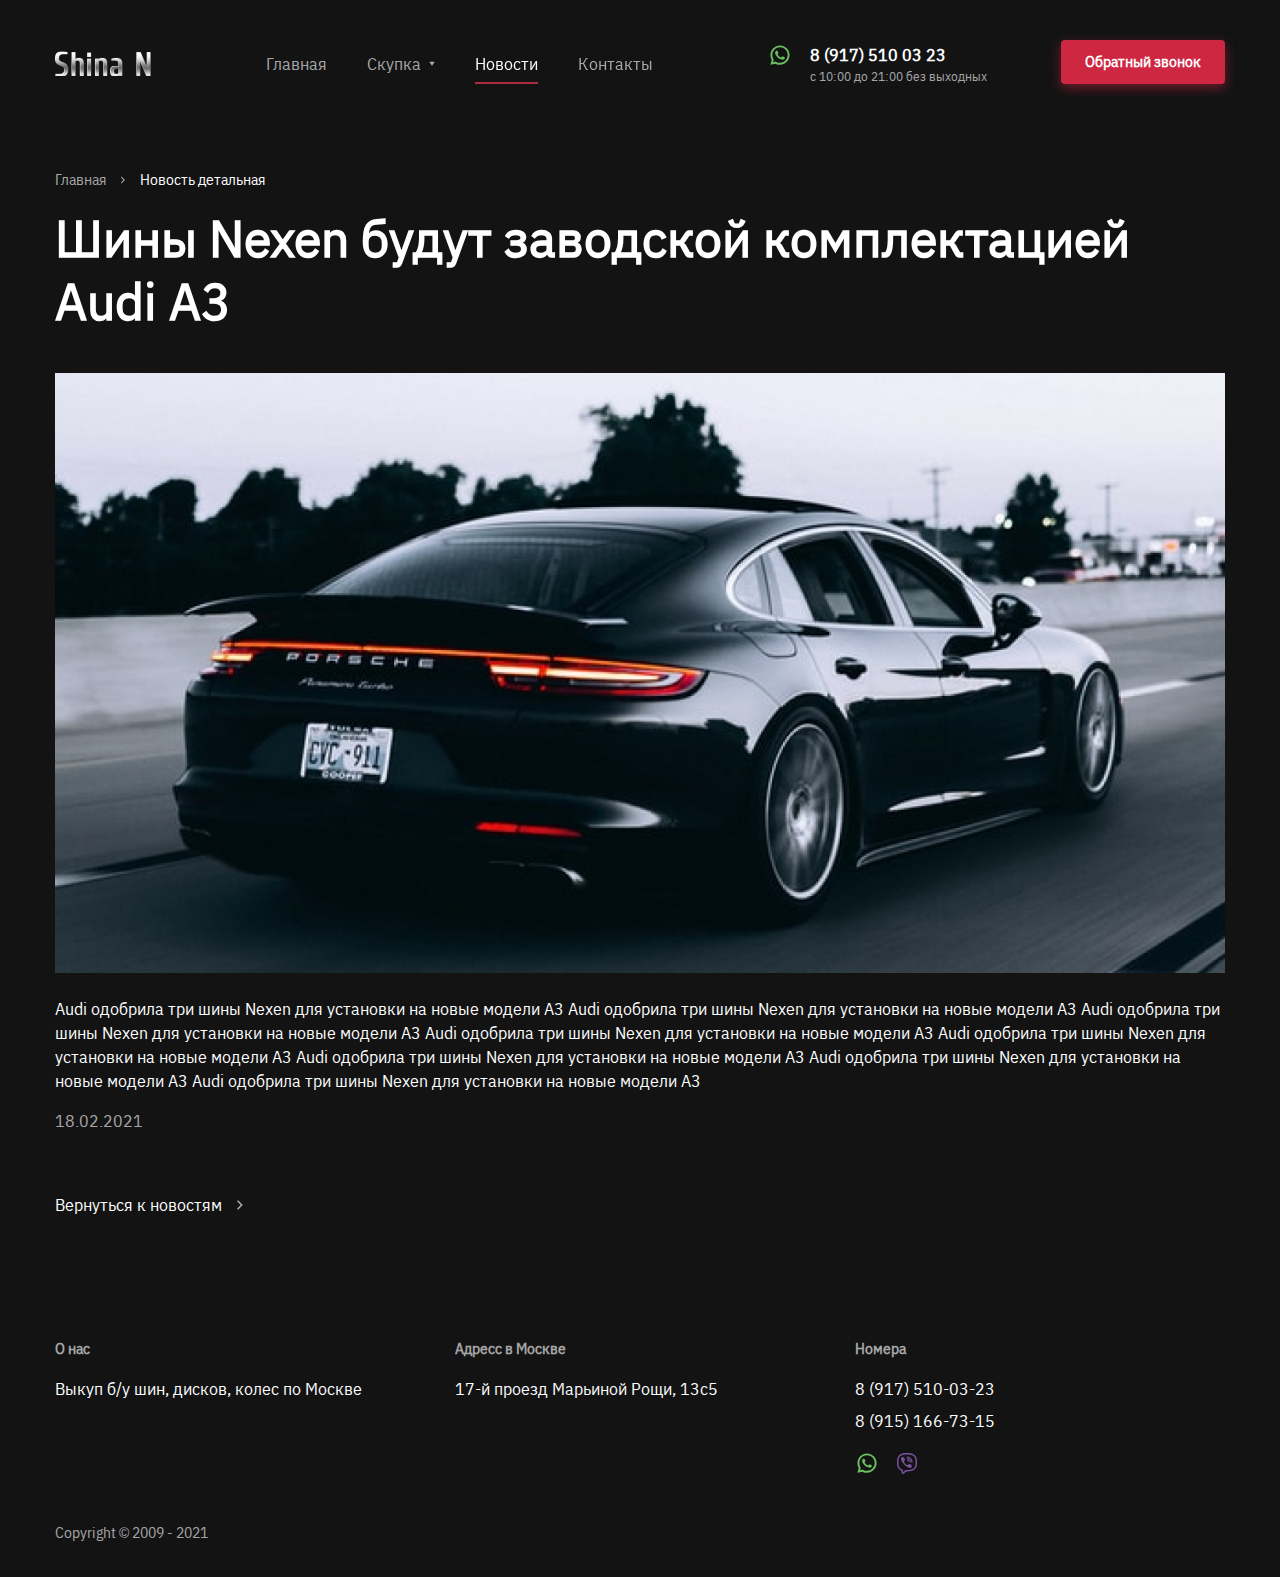
<file: news-detail.html>
<!DOCTYPE html>
<html lang="ru">
<head>
    <meta charset="UTF-8">
    <meta name="viewport" content="width=device-width, initial-scale=1.0">
    <title>DOC</title>
    <link rel="stylesheet" href="css/style.min.css">
<body>
<div id="wrapper" class="wrapper">
  <svg display="none">
    <symbol id="icon-whatsapp" viewBox="0 0 24 25">
        <g>
            <path d="M12.0117 2.50604C6.50572 2.50604 2.02348 7.03837 2.02148 12.6107C2.02048 14.3919 2.48147 16.1308 3.35547 17.663L2 22.747L7.23242 21.4958C8.69142 22.3014 10.3339 22.7243 12.0059 22.7253H12.0098C17.5148 22.7253 21.995 18.1919 21.998 12.6206C22 9.91944 20.9622 7.3798 19.0762 5.46905C17.1902 3.55932 14.6837 2.50705 12.0117 2.50604ZM12.0098 4.53014C14.1458 4.53115 16.1531 5.37398 17.6621 6.90015C19.1711 8.42834 20 10.4589 19.998 12.6186C19.996 17.0757 16.4138 20.7012 12.0078 20.7012C10.6748 20.7002 9.35441 20.3614 8.19141 19.7188L7.51758 19.3472L6.77344 19.5251L4.80469 19.9955L5.28516 18.1888L5.50195 17.3784L5.08789 16.651C4.38989 15.4284 4.02048 14.0306 4.02148 12.6107C4.02348 8.15568 7.60677 4.53014 12.0098 4.53014ZM8.47656 7.9458C8.30956 7.9458 8.03955 8.00906 7.81055 8.26207C7.58155 8.51407 6.93555 9.12441 6.93555 10.3672C6.93555 11.61 7.83008 12.8113 7.95508 12.9803C8.07908 13.1483 9.68175 15.7793 12.2188 16.7913C14.3267 17.6324 14.7549 17.4664 15.2129 17.4239C15.6709 17.3824 16.6904 16.8141 16.8984 16.224C17.1064 15.634 17.1069 15.1265 17.0449 15.0222C16.9829 14.917 16.8164 14.8542 16.5664 14.7277C16.3174 14.6012 15.0903 13.9914 14.8613 13.9074C14.6323 13.8234 14.4648 13.7809 14.2988 14.0339C14.1328 14.2869 13.6558 14.8542 13.5098 15.0222C13.3638 15.1912 13.2188 15.214 12.9688 15.0875C12.7188 14.9599 11.9149 14.6925 10.9609 13.8323C10.2189 13.1633 9.71827 12.3379 9.57227 12.0849C9.42727 11.8329 9.55859 11.6945 9.68359 11.569C9.79559 11.4557 9.93164 11.274 10.0566 11.1262C10.1806 10.9785 10.2236 10.8732 10.3066 10.7052C10.3896 10.5372 10.3472 10.389 10.2852 10.2624C10.2232 10.1359 9.73763 8.88853 9.51562 8.38857C9.32863 7.96857 9.13112 7.95882 8.95312 7.95173C8.80813 7.94566 8.64256 7.9458 8.47656 7.9458Z" />
        </g>
    </symbol>
    <symbol id="icon-viber" viewBox="0 0 24 24">
        <g>
           <path d="M11.3945 1.99891C9.71556 2.00981 6.31091 2.17721 4.1084 4.15907C4.0977 4.16853 4.08728 4.1783 4.07715 4.18836C2.63765 5.64147 2 7.72448 2 10.4999V11.9989C2 14.7743 2.64174 16.8616 4.10938 18.3417C4.1195 18.3521 4.12992 18.3622 4.14062 18.372C4.77111 18.9384 5.58685 19.3553 6.5 19.6884V21.4813C6.5 22.1007 6.88598 22.6606 7.46387 22.8817C7.63816 22.9485 7.82111 22.9813 8 22.9813C8.41862 22.9813 8.82705 22.8051 9.11621 22.4833C9.12544 22.4733 10.2664 21.2393 10.957 20.4774C11.3588 20.4899 11.7707 20.4999 11.999 20.4999C13.286 20.4999 17.374 20.6056 19.8916 18.3407C19.9023 18.3309 19.9127 18.3208 19.9229 18.3104C21.3624 16.8573 22 14.7743 22 11.9989L21.999 10.4999C21.999 7.724 21.3581 5.63682 19.8906 4.15809C19.8805 4.14803 19.8701 4.13826 19.8594 4.12879C17.3688 1.88967 13.287 1.99891 12 1.99891C11.8391 1.99891 11.6344 1.99735 11.3945 1.99891ZM12 3.49891C13.284 3.49891 17.0176 3.6113 18.8408 5.23524C19.962 6.37616 20.499 7.95945 20.499 10.4999L20.5 11.9999C20.4998 14.5388 19.9593 16.1263 18.873 17.2343C17.0133 18.8924 13.2831 18.9999 11.999 18.9999C11.6915 18.9999 11.2299 19 10.6719 18.9716C10.56 18.9658 10.4482 18.9852 10.3448 19.0283C10.2414 19.0714 10.1489 19.1371 10.0742 19.2206C9.48299 19.8821 8.00879 21.4706 8.00879 21.4706C8.00583 21.4738 8.0029 21.4771 8 21.4804V19.1845C8.00003 19.023 7.94797 18.8659 7.85155 18.7364C7.75514 18.6069 7.61952 18.512 7.46484 18.4657C6.47543 18.1693 5.71088 17.7567 5.16016 17.2665C4.03753 16.1238 3.5 14.5396 3.5 11.9989V10.4999C3.5 7.96103 4.04018 6.37358 5.12598 5.26551C6.98502 3.607 10.7158 3.49891 12 3.49891ZM12 5.49989C11.724 5.49989 11.5 5.72389 11.5 5.99989C11.5 6.27589 11.724 6.49989 12 6.49989C14.481 6.49989 16.5 8.51889 16.5 10.9999V11.4999C16.5 11.7759 16.724 11.9999 17 11.9999C17.276 11.9999 17.5 11.7759 17.5 11.4999V10.9999C17.5 7.96739 15.0325 5.49989 12 5.49989ZM8.04492 5.99989C7.72542 5.99939 7.30646 6.15753 7.02246 6.36903C6.59546 6.68753 6.1488 7.12102 6.0293 7.66102C6.0133 7.73452 6.00398 7.8087 6.00098 7.8827C5.97798 8.4452 6.19802 9.01639 6.43652 9.49989C6.99802 10.6394 7.7413 11.7424 8.5498 12.7274C8.8083 13.0424 9.09034 13.3351 9.38184 13.6181C9.66484 13.9091 9.95746 14.1911 10.2725 14.4501C11.2575 15.2586 12.3605 16.0019 13.5 16.5634C13.979 16.7994 14.5426 17.0159 15.0996 16.9999C15.1791 16.9974 15.2594 16.9881 15.3389 16.9706C15.8789 16.8516 16.3124 16.4044 16.6309 15.9774C16.8424 15.6934 17.0005 15.275 17 14.955C16.9995 14.766 16.9136 14.5851 16.7256 14.4266C16.1701 13.9586 15.9135 13.8178 15.1465 13.3573C14.827 13.1658 14.3405 12.9999 14.085 12.9999C13.9105 12.9999 13.7012 13.1336 13.5732 13.2616C13.2452 13.5896 13.1375 13.9999 12.5625 13.9999C12 13.9999 11.0175 13.4274 10.3125 12.6874C9.5725 11.9824 9 10.9999 9 10.4374C9 9.86239 9.40345 9.74733 9.73145 9.41883C9.85945 9.29133 10 9.08259 10 8.90809C10 8.65259 9.83408 8.1729 9.64258 7.8534C9.18208 7.0859 9.04174 6.8293 8.57324 6.2743C8.41474 6.0863 8.23392 6.00039 8.04492 5.99989ZM12.2139 7.00868C11.9424 6.99368 11.703 7.20533 11.6885 7.48133C11.674 7.75683 11.8851 7.99222 12.1611 8.00672C13.7531 8.09072 15 9.40589 15 10.9999C15 11.2759 15.224 11.4999 15.5 11.4999C15.776 11.4999 16 11.2759 16 10.9999C16 8.87389 14.3374 7.12068 12.2139 7.00868ZM12.4268 8.57606C12.2337 8.60482 12.0674 8.74495 12.0156 8.9452C11.9466 9.2127 12.1075 9.48507 12.375 9.55457C12.8985 9.68957 13.3083 10.1004 13.4453 10.6259C13.5038 10.8509 13.7067 10.9999 13.9287 10.9999C13.9702 10.9999 14.0132 10.9943 14.0557 10.9833C14.3227 10.9133 14.4826 10.6404 14.4131 10.3729C14.1846 9.49693 13.5 8.8133 12.626 8.5868C12.5589 8.56968 12.4911 8.56647 12.4268 8.57606Z" />
        </g>
    </symbol>

    <symbol id="icon-phone" viewBox="0 0 24 24">
        <g>
            <path d="M15.2475 16.11L16.9275 14.43C17.1538 14.2066 17.44 14.0536 17.7516 13.9897C18.0631 13.9258 18.3865 13.9537 18.6825 14.07L20.73 14.8875C21.0291 15.0089 21.2856 15.2162 21.4671 15.4831C21.6486 15.75 21.747 16.0647 21.75 16.3875V20.1375C21.7482 20.3571 21.7021 20.5741 21.6143 20.7753C21.5265 20.9766 21.3989 21.158 21.2391 21.3087C21.0793 21.4594 20.8907 21.5761 20.6847 21.652C20.4786 21.7278 20.2593 21.7612 20.04 21.75C5.69248 20.8575 2.79748 8.70753 2.24998 4.05753C2.22456 3.82918 2.24778 3.59804 2.31811 3.37931C2.38844 3.16058 2.50429 2.95922 2.65803 2.78848C2.81177 2.61774 2.99992 2.48148 3.2101 2.38868C3.42028 2.29587 3.64772 2.24862 3.87748 2.25003H7.49998C7.82324 2.25099 8.13881 2.34863 8.40612 2.5304C8.67344 2.71217 8.88025 2.96976 8.99998 3.27003L9.81748 5.31753C9.93767 5.61233 9.96833 5.93601 9.90564 6.24814C9.84295 6.56027 9.68968 6.847 9.46498 7.07253L7.78498 8.75253C7.78498 8.75253 8.75248 15.3 15.2475 16.11Z" />
        </g>
    </symbol>
    <symbol id="icon-email" viewBox="0 0 24 24">
        <g>
            <path d="M20 4H4C2.9 4 2.01 4.9 2.01 6L2 18C2 19.1 2.9 20 4 20H20C21.1 20 22 19.1 22 18V6C22 4.9 21.1 4 20 4ZM20 8L12 13L4 8V6L12 11L20 6V8Z" />
        </g>
    </symbol>
    <symbol id="icon-map" viewBox="0 0 24 24">
        <g>
            <path d="M12.0001 2C7.58908 2 4.00008 5.589 4.00008 9.995C3.97108 16.44 11.6961 21.784 12.0001 22C12.0001 22 20.0291 16.44 20.0001 10C20.0001 5.589 16.4111 2 12.0001 2ZM12.0001 14C9.79008 14 8.00008 12.21 8.00008 10C8.00008 7.79 9.79008 6 12.0001 6C14.2101 6 16.0001 7.79 16.0001 10C16.0001 12.21 14.2101 14 12.0001 14Z"/>
        </g>
    </symbol>
   
</svg>

  
<header class="header" data-js="header">
  <div class="container">
    <div class="header-main">
      <a href="/ShinanN/" class="header-main__logo logo">
        <picture><source srcset="./img/logo/logo.webp" type="image/webp"><img src="./img/logo/logo.png" alt="ShinaN" class="logo__img"></picture>
      </a>
      <nav class="header-main__nav nav">
        <ul class="nav__list">
          <li class="nav__list-item">
            <a href="/ShinanN/" class="nav__list-link">
              Главная
            </a>
          </li>
          <li class="nav__list-item">
            <a href="#" class="nav__list-link arr-down">
              Скупка
            </a>
            <ul class="nav__list-dropdown list-dropdown">
              <li class="list-dropdown__item">
                <a href="/ShinanN/buying.html">
                  Скупка БУ шин
                </a>
              </li>
              <li class="list-dropdown__item">
                <a href="/ShinanN/buying.html">
                  Скупка БУ дисков
                </a>
              </li>
              <li class="list-dropdown__item">
                <a href="/ShinanN/buying.html">
                  Скупка БУ колес
                </a>
              </li>
              <li class="list-dropdown__item">
                <a href="/ShinanN/buying.html">
                  Скупка БУ резины
                </a>
              </li>
            </ul>
          </li>
          <li class="nav__list-item nav__list-item--active">
            <a href="/ShinanN/news.html" class="nav__list-link">
              Новости
            </a>
          </li>
          <li class="nav__list-item">
            <a href="/ShinanN/contacts.html" class="nav__list-link">
              Контакты
            </a>
          </li>
        </ul>
      </nav>
      <div class="header-main__actions">
        <a href="#" class="header-main__actions-tel link-tel color-main">
          <svg class="icon-whatsapp link-tel__icon">
            <use xlink:href="#icon-whatsapp"></use>
          </svg>
          <p class="link-tel__txt">
            <span class="link-tel__txt-item text-bold ">
              8 (917) 510 03 23
            </span>
            <span class="link-tel__txt-item color-secondary text-sm">
              c 10:00 до 21:00 без выходных
            </span>
          </p>
        </a>
        <button type="button" class="header-main__actions-callback btn btn-nr btn-danger text-nr text-bold">
          Обратный звонок
        </button>
      </div>
      <div class="header__burger" data-js="toggle-header-menu">
        <span class="header__burger-item"></span>
      </div>
    </div>
  </div>
</header>
<div class="wrapper-body wrapper-body--detail">
  <section class="wrapper-content wrapper-content--mb-10">
    <div class="container">
      <div class="breadcrumbs">
        <ul class="breadcrumbs__list text-nr color-secondary">
          <li class="breadcrumbs__list-item">
            <a href="/">
              Главная
            </a>
          </li>
          <li class="breadcrumbs__list-item">
            <a href="#">
              Новость детальная
            </a>
          </li>
        </ul>
      </div>
    </div>
  </section>
  <section class="wrapper-content wrapper-content--mb-72">
    <div class="container">
      <div class="news">
        <h1 class="news__title title-page">
          Шины Nexen будут заводской комплектацией Audi A3
        </h1>
        <div class="news-detail">
          <div class="news-detail__img"
                style="background-image: url('./img/news/9.png');"
          ></div>
        </div>
        <div class="news-detail__info">
          <p class="news-detail__info-txt">
            Audi одобрила три шины Nexen для установки на новые модели A3 Audi одобрила три шины Nexen для установки на новые модели A3 Audi одобрила три шины Nexen для установки на новые модели A3 Audi одобрила три шины Nexen для установки на новые модели A3 Audi одобрила три шины Nexen для установки на новые модели A3 Audi одобрила три шины Nexen для установки на новые модели A3 Audi одобрила три шины Nexen для установки на новые модели A3 Audi одобрила три шины Nexen для установки на новые модели A3
          </p>
          <time class="news-detail__info-date color-secondary">
            18.02.2021
          </time>
        </div>
      </div>
      <p>
        <a href="/ShinanN/news.html" class="link link-back arr-right">
          Вернуться к новостям
        </a>
      </p>
    </div>
  </section>
   
</div>
<footer class="footer">
  <div class="container">
    <div class="footer-main">
      <div class="footer-main__item">
        <h3 class="footer-main__item-title text-bold text-nr color-secondary">
          О нас
        </h3>
        <p class="footer-main__item-txt">
          Выкуп б/у шин, дисков, колес по Москве
        </p>
      </div>
      <div class="footer-main__item">
        <h3 class="footer-main__item-title text-bold text-nr color-secondary">
          Адресс в Москве
        </h3>
        <p class="footer-main__item-txt">
          <a href="#" class="link">
            17-й проезд Марьиной Рощи, 13с5
          </a>
        </p>
      </div>
      <div class="footer-main__item">
        <h3 class="footer-main__item-title text-bold text-nr color-secondary">
          Номера
        </h3>
        <p class="footer-main__item-txt">
          <a href="tel:89175100323" class="link">
            8 (917) 510-03-23
          </a>
        </p>
        <p class="footer-main__item-txt">
          <a href="tel:89151667315" class="link">
            8 (915) 166-73-15
          </a>
        </p>
        <div class="footer-main__social social">
          <a href="#" class="social__item">
            <svg class="icon-whatsapp social__item-svg">
              <use xlink:href="#icon-whatsapp"></use>
            </svg>
          </a>
          <a href="#" class="social__item">
            <svg class="icon-viber social__item-svg">
              <use xlink:href="#icon-viber"></use>
            </svg>
          </a>
        </div>
      </div>
    </div>
    <div class="footer__copyright">
      <p class="footer__copyright-txt color-secondary text-nr">
        Copyright © 2009 - 2021
      </p>
    </div>
  </div>
</footer>
</div>

<script src="js/script.js"></script>

</html>
</file>
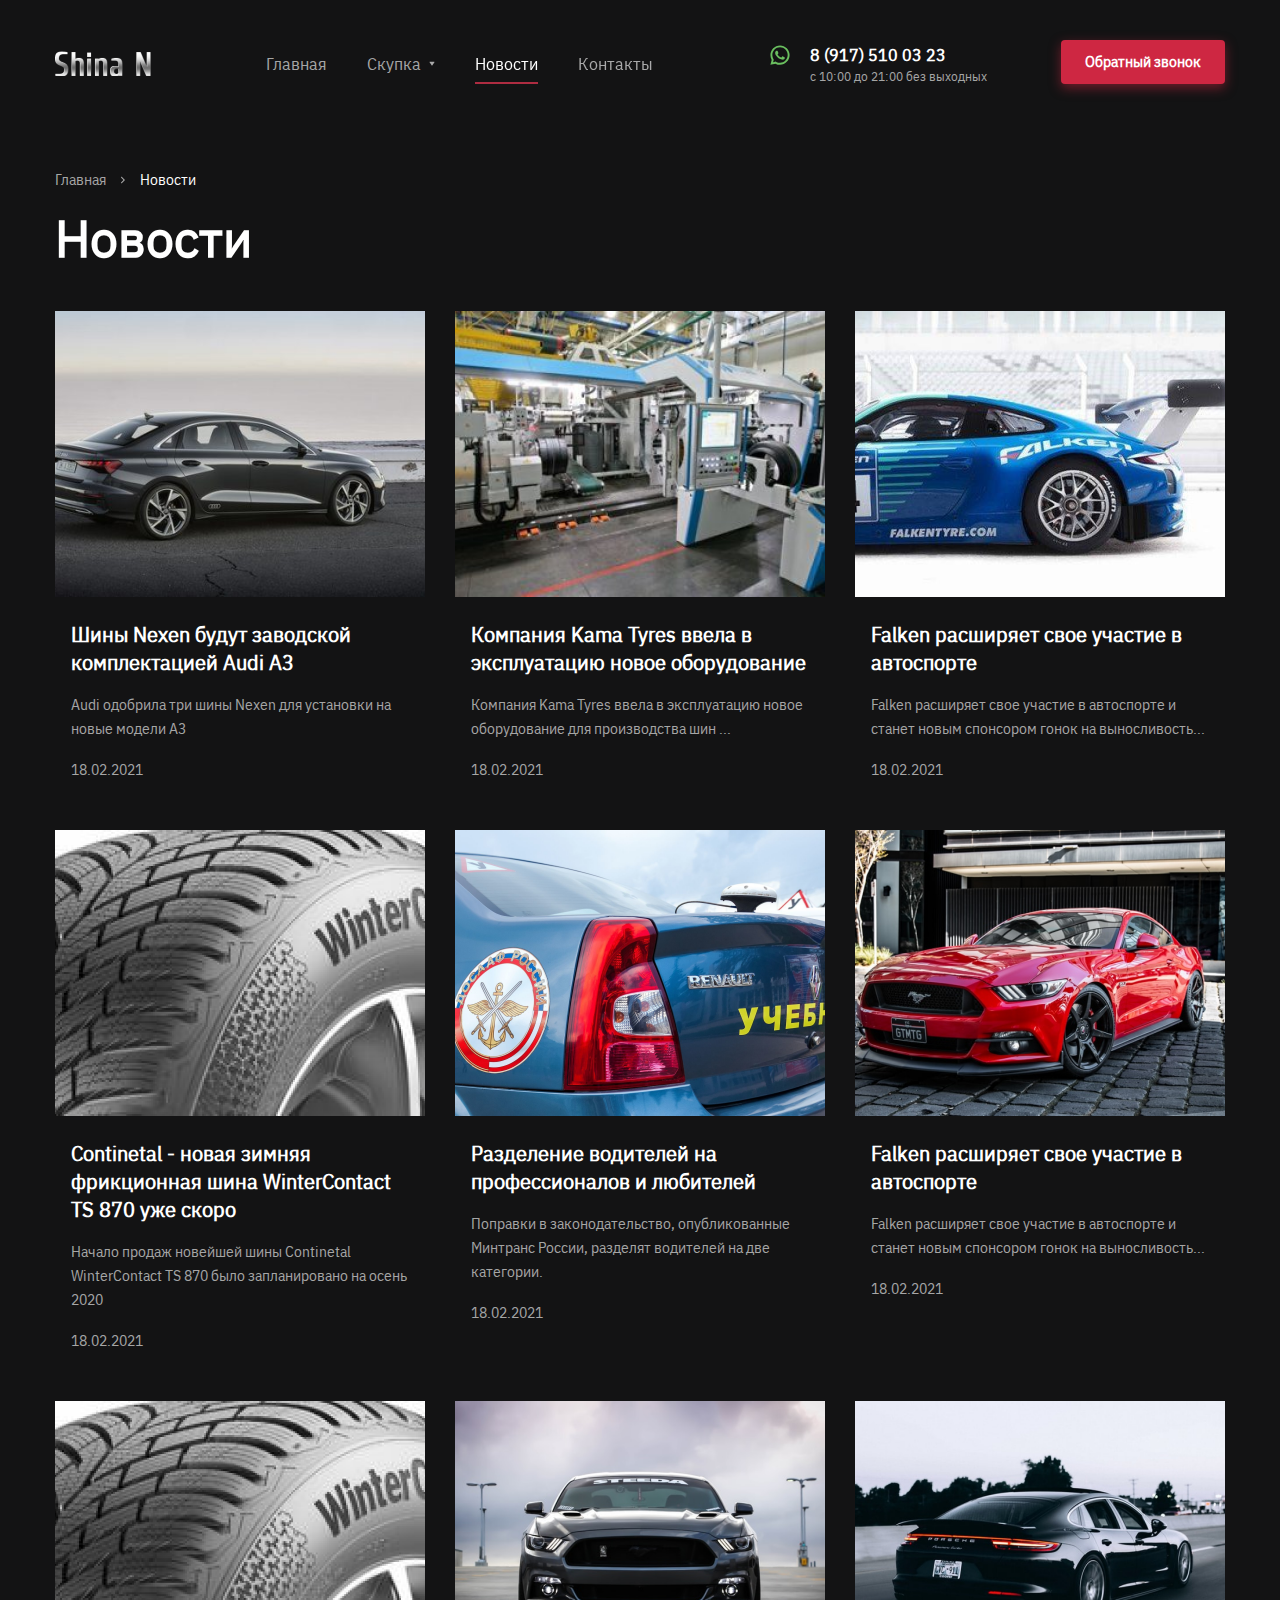
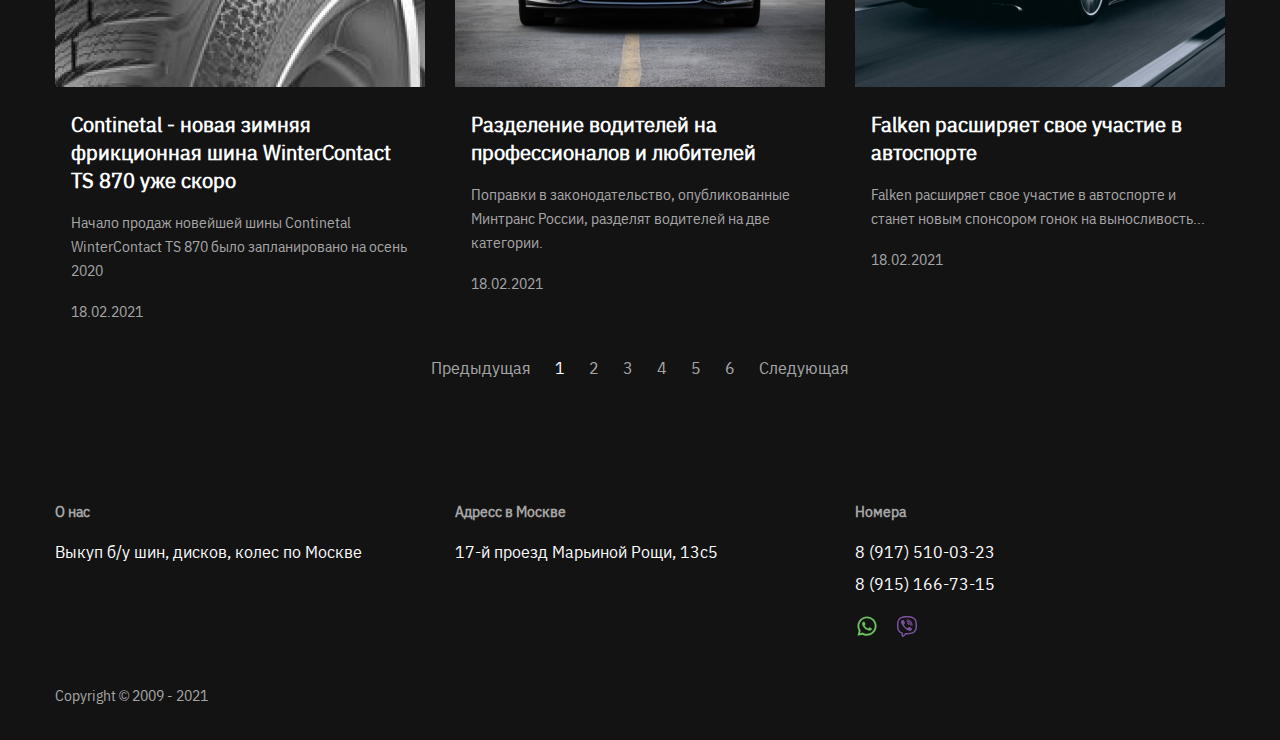
<file: news.html>
<!DOCTYPE html>
<html lang="ru">
<head>
    <meta charset="UTF-8">
    <meta name="viewport" content="width=device-width, initial-scale=1.0">
    <title>DOC</title>
    <link rel="stylesheet" href="css/style.min.css">
<body>
<div id="wrapper" class="wrapper">
<svg display="none">
<symbol id="icon-whatsapp" viewBox="0 0 24 25">
    <g>
        <path d="M12.0117 2.50604C6.50572 2.50604 2.02348 7.03837 2.02148 12.6107C2.02048 14.3919 2.48147 16.1308 3.35547 17.663L2 22.747L7.23242 21.4958C8.69142 22.3014 10.3339 22.7243 12.0059 22.7253H12.0098C17.5148 22.7253 21.995 18.1919 21.998 12.6206C22 9.91944 20.9622 7.3798 19.0762 5.46905C17.1902 3.55932 14.6837 2.50705 12.0117 2.50604ZM12.0098 4.53014C14.1458 4.53115 16.1531 5.37398 17.6621 6.90015C19.1711 8.42834 20 10.4589 19.998 12.6186C19.996 17.0757 16.4138 20.7012 12.0078 20.7012C10.6748 20.7002 9.35441 20.3614 8.19141 19.7188L7.51758 19.3472L6.77344 19.5251L4.80469 19.9955L5.28516 18.1888L5.50195 17.3784L5.08789 16.651C4.38989 15.4284 4.02048 14.0306 4.02148 12.6107C4.02348 8.15568 7.60677 4.53014 12.0098 4.53014ZM8.47656 7.9458C8.30956 7.9458 8.03955 8.00906 7.81055 8.26207C7.58155 8.51407 6.93555 9.12441 6.93555 10.3672C6.93555 11.61 7.83008 12.8113 7.95508 12.9803C8.07908 13.1483 9.68175 15.7793 12.2188 16.7913C14.3267 17.6324 14.7549 17.4664 15.2129 17.4239C15.6709 17.3824 16.6904 16.8141 16.8984 16.224C17.1064 15.634 17.1069 15.1265 17.0449 15.0222C16.9829 14.917 16.8164 14.8542 16.5664 14.7277C16.3174 14.6012 15.0903 13.9914 14.8613 13.9074C14.6323 13.8234 14.4648 13.7809 14.2988 14.0339C14.1328 14.2869 13.6558 14.8542 13.5098 15.0222C13.3638 15.1912 13.2188 15.214 12.9688 15.0875C12.7188 14.9599 11.9149 14.6925 10.9609 13.8323C10.2189 13.1633 9.71827 12.3379 9.57227 12.0849C9.42727 11.8329 9.55859 11.6945 9.68359 11.569C9.79559 11.4557 9.93164 11.274 10.0566 11.1262C10.1806 10.9785 10.2236 10.8732 10.3066 10.7052C10.3896 10.5372 10.3472 10.389 10.2852 10.2624C10.2232 10.1359 9.73763 8.88853 9.51562 8.38857C9.32863 7.96857 9.13112 7.95882 8.95312 7.95173C8.80813 7.94566 8.64256 7.9458 8.47656 7.9458Z" />
    </g>
</symbol>
<symbol id="icon-viber" viewBox="0 0 24 24">
    <g>
        <path d="M11.3945 1.99891C9.71556 2.00981 6.31091 2.17721 4.1084 4.15907C4.0977 4.16853 4.08728 4.1783 4.07715 4.18836C2.63765 5.64147 2 7.72448 2 10.4999V11.9989C2 14.7743 2.64174 16.8616 4.10938 18.3417C4.1195 18.3521 4.12992 18.3622 4.14062 18.372C4.77111 18.9384 5.58685 19.3553 6.5 19.6884V21.4813C6.5 22.1007 6.88598 22.6606 7.46387 22.8817C7.63816 22.9485 7.82111 22.9813 8 22.9813C8.41862 22.9813 8.82705 22.8051 9.11621 22.4833C9.12544 22.4733 10.2664 21.2393 10.957 20.4774C11.3588 20.4899 11.7707 20.4999 11.999 20.4999C13.286 20.4999 17.374 20.6056 19.8916 18.3407C19.9023 18.3309 19.9127 18.3208 19.9229 18.3104C21.3624 16.8573 22 14.7743 22 11.9989L21.999 10.4999C21.999 7.724 21.3581 5.63682 19.8906 4.15809C19.8805 4.14803 19.8701 4.13826 19.8594 4.12879C17.3688 1.88967 13.287 1.99891 12 1.99891C11.8391 1.99891 11.6344 1.99735 11.3945 1.99891ZM12 3.49891C13.284 3.49891 17.0176 3.6113 18.8408 5.23524C19.962 6.37616 20.499 7.95945 20.499 10.4999L20.5 11.9999C20.4998 14.5388 19.9593 16.1263 18.873 17.2343C17.0133 18.8924 13.2831 18.9999 11.999 18.9999C11.6915 18.9999 11.2299 19 10.6719 18.9716C10.56 18.9658 10.4482 18.9852 10.3448 19.0283C10.2414 19.0714 10.1489 19.1371 10.0742 19.2206C9.48299 19.8821 8.00879 21.4706 8.00879 21.4706C8.00583 21.4738 8.0029 21.4771 8 21.4804V19.1845C8.00003 19.023 7.94797 18.8659 7.85155 18.7364C7.75514 18.6069 7.61952 18.512 7.46484 18.4657C6.47543 18.1693 5.71088 17.7567 5.16016 17.2665C4.03753 16.1238 3.5 14.5396 3.5 11.9989V10.4999C3.5 7.96103 4.04018 6.37358 5.12598 5.26551C6.98502 3.607 10.7158 3.49891 12 3.49891ZM12 5.49989C11.724 5.49989 11.5 5.72389 11.5 5.99989C11.5 6.27589 11.724 6.49989 12 6.49989C14.481 6.49989 16.5 8.51889 16.5 10.9999V11.4999C16.5 11.7759 16.724 11.9999 17 11.9999C17.276 11.9999 17.5 11.7759 17.5 11.4999V10.9999C17.5 7.96739 15.0325 5.49989 12 5.49989ZM8.04492 5.99989C7.72542 5.99939 7.30646 6.15753 7.02246 6.36903C6.59546 6.68753 6.1488 7.12102 6.0293 7.66102C6.0133 7.73452 6.00398 7.8087 6.00098 7.8827C5.97798 8.4452 6.19802 9.01639 6.43652 9.49989C6.99802 10.6394 7.7413 11.7424 8.5498 12.7274C8.8083 13.0424 9.09034 13.3351 9.38184 13.6181C9.66484 13.9091 9.95746 14.1911 10.2725 14.4501C11.2575 15.2586 12.3605 16.0019 13.5 16.5634C13.979 16.7994 14.5426 17.0159 15.0996 16.9999C15.1791 16.9974 15.2594 16.9881 15.3389 16.9706C15.8789 16.8516 16.3124 16.4044 16.6309 15.9774C16.8424 15.6934 17.0005 15.275 17 14.955C16.9995 14.766 16.9136 14.5851 16.7256 14.4266C16.1701 13.9586 15.9135 13.8178 15.1465 13.3573C14.827 13.1658 14.3405 12.9999 14.085 12.9999C13.9105 12.9999 13.7012 13.1336 13.5732 13.2616C13.2452 13.5896 13.1375 13.9999 12.5625 13.9999C12 13.9999 11.0175 13.4274 10.3125 12.6874C9.5725 11.9824 9 10.9999 9 10.4374C9 9.86239 9.40345 9.74733 9.73145 9.41883C9.85945 9.29133 10 9.08259 10 8.90809C10 8.65259 9.83408 8.1729 9.64258 7.8534C9.18208 7.0859 9.04174 6.8293 8.57324 6.2743C8.41474 6.0863 8.23392 6.00039 8.04492 5.99989ZM12.2139 7.00868C11.9424 6.99368 11.703 7.20533 11.6885 7.48133C11.674 7.75683 11.8851 7.99222 12.1611 8.00672C13.7531 8.09072 15 9.40589 15 10.9999C15 11.2759 15.224 11.4999 15.5 11.4999C15.776 11.4999 16 11.2759 16 10.9999C16 8.87389 14.3374 7.12068 12.2139 7.00868ZM12.4268 8.57606C12.2337 8.60482 12.0674 8.74495 12.0156 8.9452C11.9466 9.2127 12.1075 9.48507 12.375 9.55457C12.8985 9.68957 13.3083 10.1004 13.4453 10.6259C13.5038 10.8509 13.7067 10.9999 13.9287 10.9999C13.9702 10.9999 14.0132 10.9943 14.0557 10.9833C14.3227 10.9133 14.4826 10.6404 14.4131 10.3729C14.1846 9.49693 13.5 8.8133 12.626 8.5868C12.5589 8.56968 12.4911 8.56647 12.4268 8.57606Z" />
    </g>
</symbol>
<symbol id="icon-phone" viewBox="0 0 24 24">
    <g>
        <path d="M15.2475 16.11L16.9275 14.43C17.1538 14.2066 17.44 14.0536 17.7516 13.9897C18.0631 13.9258 18.3865 13.9537 18.6825 14.07L20.73 14.8875C21.0291 15.0089 21.2856 15.2162 21.4671 15.4831C21.6486 15.75 21.747 16.0647 21.75 16.3875V20.1375C21.7482 20.3571 21.7021 20.5741 21.6143 20.7753C21.5265 20.9766 21.3989 21.158 21.2391 21.3087C21.0793 21.4594 20.8907 21.5761 20.6847 21.652C20.4786 21.7278 20.2593 21.7612 20.04 21.75C5.69248 20.8575 2.79748 8.70753 2.24998 4.05753C2.22456 3.82918 2.24778 3.59804 2.31811 3.37931C2.38844 3.16058 2.50429 2.95922 2.65803 2.78848C2.81177 2.61774 2.99992 2.48148 3.2101 2.38868C3.42028 2.29587 3.64772 2.24862 3.87748 2.25003H7.49998C7.82324 2.25099 8.13881 2.34863 8.40612 2.5304C8.67344 2.71217 8.88025 2.96976 8.99998 3.27003L9.81748 5.31753C9.93767 5.61233 9.96833 5.93601 9.90564 6.24814C9.84295 6.56027 9.68968 6.847 9.46498 7.07253L7.78498 8.75253C7.78498 8.75253 8.75248 15.3 15.2475 16.11Z" />
    </g>
</symbol>
<symbol id="icon-email" viewBox="0 0 24 24">
    <g>
        <path d="M20 4H4C2.9 4 2.01 4.9 2.01 6L2 18C2 19.1 2.9 20 4 20H20C21.1 20 22 19.1 22 18V6C22 4.9 21.1 4 20 4ZM20 8L12 13L4 8V6L12 11L20 6V8Z" />
    </g>
</symbol>
<symbol id="icon-map" viewBox="0 0 24 24">
    <g>
        <path d="M12.0001 2C7.58908 2 4.00008 5.589 4.00008 9.995C3.97108 16.44 11.6961 21.784 12.0001 22C12.0001 22 20.0291 16.44 20.0001 10C20.0001 5.589 16.4111 2 12.0001 2ZM12.0001 14C9.79008 14 8.00008 12.21 8.00008 10C8.00008 7.79 9.79008 6 12.0001 6C14.2101 6 16.0001 7.79 16.0001 10C16.0001 12.21 14.2101 14 12.0001 14Z"/>
    </g>
</symbol>
<symbol id="icon-arr-right" viewBox="0 0 490.8 490.8">
    <path style="fill:#ffffff;" d="M135.685,3.128c-4.237-4.093-10.99-3.975-15.083,0.262c-3.992,4.134-3.992,10.687,0,14.82
	l227.115,227.136L120.581,472.461c-4.237,4.093-4.354,10.845-0.262,15.083c4.093,4.237,10.845,4.354,15.083,0.262
	c0.089-0.086,0.176-0.173,0.262-0.262l234.667-234.667c4.164-4.165,4.164-10.917,0-15.083L135.685,3.128z" />
<path d="M128.133,490.68c-5.891,0.011-10.675-4.757-10.686-10.648c-0.005-2.84,1.123-5.565,3.134-7.571l227.136-227.115
	L120.581,18.232c-4.171-4.171-4.171-10.933,0-15.104c4.171-4.171,10.933-4.171,15.104,0l234.667,234.667
	c4.164,4.165,4.164,10.917,0,15.083L135.685,487.544C133.685,489.551,130.967,490.68,128.133,490.68z"/>
<g>
</g>
<g>
</g>
<g>
</g>
<g>
</g>
<g>
</g>
<g>
</g>
<g>
</g>
<g>
</g>
<g>
</g>
<g>
</g>
<g>
</g>
<g>
</g>
<g>
</g>
<g>
</g>
<g>
</g>
</symbol>
</svg>

<header class="header" data-js="header">
  <div class="container">
    <div class="header-main">
      <a href="/ShinanN/" class="header-main__logo logo">
        <picture><source srcset="./img/logo/logo.webp" type="image/webp"><img src="./img/logo/logo.png" alt="ShinaN" class="logo__img"></picture>
      </a>
      <nav class="header-main__nav nav">
        <ul class="nav__list">
          <li class="nav__list-item">
            <a href="/ShinanN/" class="nav__list-link">
              Главная
            </a>
          </li>
          <li class="nav__list-item">
            <a href="#" class="nav__list-link arr-down">
              Скупка
            </a>
            <ul class="nav__list-dropdown list-dropdown">
              <li class="list-dropdown__item">
                <a href="/ShinanN/buying.html">
                  Скупка БУ шин
                </a>
              </li>
              <li class="list-dropdown__item">
                <a href="/ShinanN/buying.html">
                  Скупка БУ дисков
                </a>
              </li>
              <li class="list-dropdown__item">
                <a href="/ShinanN/buying.html">
                  Скупка БУ колес
                </a>
              </li>
              <li class="list-dropdown__item">
                <a href="/ShinanN/buying.html">
                  Скупка БУ резины
                </a>
              </li>
            </ul>
          </li>
          <li class="nav__list-item nav__list-item--active">
            <a href="/ShinanN/news.html" class="nav__list-link">
              Новости
            </a>
          </li>
          <li class="nav__list-item">
            <a href="/ShinanN/contacts.html" class="nav__list-link">
              Контакты
            </a>
          </li>
        </ul>
      </nav>
      <div class="header-main__actions">
        <a href="#" class="header-main__actions-tel link-tel color-main">
          <svg class="icon-whatsapp link-tel__icon">
            <use xlink:href="#icon-whatsapp"></use>
          </svg>
          <p class="link-tel__txt">
            <span class="link-tel__txt-item text-bold ">
              8 (917) 510 03 23
            </span>
            <span class="link-tel__txt-item color-secondary text-sm">
              c 10:00 до 21:00 без выходных
            </span>
          </p>
        </a>
        <button type="button" class="header-main__actions-callback btn btn-nr btn-danger text-nr text-bold">
          Обратный звонок
        </button>
      </div>
      <div class="header__burger" data-js="toggle-header-menu">
        <span class="header__burger-item"></span>
      </div>
    </div>
  </div>
</header>
<div class="wrapper-body wrapper-body--detail">
  <section class="wrapper-content wrapper-content--mb-10">
  <div class="container">
    <div class="breadcrumbs">
      <ul class="breadcrumbs__list text-nr color-secondary">
        <li class="breadcrumbs__list-item">
          <a href="/">
            Главная
          </a>
        </li>
        <li class="breadcrumbs__list-item">
          <a href="#">
            Новости
          </a>
        </li>
      </ul>
    </div>
  </div>
</section>
  <section class="wrapper-content wrapper-content--mb-72">
    <div class="container">
      <div class="news">
        <h1 class="news__title title-page">
          Новости
        </h1>
        <div class="news-cards">
          <div class="news-cards__item">
            <div class="news-cards__item-bg"
                  style="background-image: url('./img/news/1.png');"
            ></div>
            <div class="news-cards__item-info">
              <h3 class="news-cards__item-title title-nr">
                <a href="/ShinanN/news-detail.html" class="link">
                  Шины Nexen будут заводской комплектацией Audi A3
                </a>
              </h3>
              <p class="news-cards__item-txt text-nr color-secondary">
                Audi одобрила три шины Nexen для установки на новые модели A3
              </p>
              <time class="news-cards__item-date text-nr color-secondary">
                18.02.2021
              </time>
            </div>
          </div>
          <div class="news-cards__item">
            <div class="news-cards__item-bg"
                  style="background-image: url('./img/news/2.png');"
            ></div>
            <div class="news-cards__item-info">
              <h3 class="news-cards__item-title title-nr">
                <a href="/ShinanN/news-detail.html" class="link">
                  Компания Kama Tyres ввела в эксплуатацию новое оборудование
                </a>
              </h3>
              <p class="news-cards__item-txt text-nr color-secondary">
                Компания Kama Tyres ввела в эксплуатацию новое оборудование для производства шин ...
              </p>
              <time class="news-cards__item-date text-nr color-secondary">
                18.02.2021
              </time>
            </div>
          </div>
          <div class="news-cards__item">
            <div class="news-cards__item-bg"
                  style="background-image: url('./img/news/3.png');"
            ></div>
            <div class="news-cards__item-info">
              <h3 class="news-cards__item-title title-nr">
                <a href="/ShinanN/news-detail.html" class="link">
                  Falken расширяет свое участие в автоспорте
                </a>
              </h3>
              <p class="news-cards__item-txt text-nr color-secondary">
                Falken расширяет свое участие в автоспорте и станет новым спонсором гонок на выносливость...
              </p>
              <time class="news-cards__item-date text-nr color-secondary">
                18.02.2021
              </time>
            </div>
          </div>
          <div class="news-cards__item">
            <div class="news-cards__item-bg"
                  style="background-image: url('./img/news/4.png');"
            ></div>
            <div class="news-cards__item-info">
              <h3 class="news-cards__item-title title-nr">
                <a href="/ShinanN/news-detail.html" class="link">
                  Continetal - новая зимняя фрикционная шина WinterContact TS 870 уже скоро
                </a>
              </h3>
              <p class="news-cards__item-txt text-nr color-secondary">
                Начало продаж новейшей шины Continetal WinterContact TS 870 было запланировано на осень 2020
              </p>
              <time class="news-cards__item-date text-nr color-secondary">
                18.02.2021
              </time>
            </div>
          </div>
          <div class="news-cards__item">
            <div class="news-cards__item-bg"
                  style="background-image: url('./img/news/5.png');"
            ></div>
            <div class="news-cards__item-info">
              <h3 class="news-cards__item-title title-nr">
                <a href="/ShinanN/news-detail.html" class="link">
                  Разделение водителей на профессионалов и любителей
                </a>
              </h3>
              <p class="news-cards__item-txt text-nr color-secondary">
                Поправки в законодательство, опубликованные Минтранс России, разделят водителей на две категории.
              </p>
              <time class="news-cards__item-date text-nr color-secondary">
                18.02.2021
              </time>
            </div>
          </div>
          <div class="news-cards__item">
            <div class="news-cards__item-bg"
                  style="background-image: url('./img/news/6.png');"
            ></div>
            <div class="news-cards__item-info">
              <h3 class="news-cards__item-title title-nr">
                <a href="/ShinanN/news-detail.html" class="link">
                  Falken расширяет свое участие в автоспорте
                </a>
              </h3>
              <p class="news-cards__item-txt text-nr color-secondary">
                Falken расширяет свое участие в автоспорте и станет новым спонсором гонок на выносливость...
              </p>
              <time class="news-cards__item-date text-nr color-secondary">
                18.02.2021
              </time>
            </div>
          </div>
          <div class="news-cards__item">
            <div class="news-cards__item-bg"
                  style="background-image: url('./img/news/7.png');"
            ></div>
            <div class="news-cards__item-info">
              <h3 class="news-cards__item-title title-nr">
                <a href="/ShinanN/news-detail.html" class="link">
                  Continetal - новая зимняя фрикционная шина WinterContact TS 870 уже скоро
                </a>
              </h3>
              <p class="news-cards__item-txt text-nr color-secondary">
                Начало продаж новейшей шины Continetal WinterContact TS 870 было запланировано на осень 2020
              </p>
              <time class="news-cards__item-date text-nr color-secondary">
                18.02.2021
              </time>
            </div>
          </div>
          <div class="news-cards__item">
            <div class="news-cards__item-bg"
                  style="background-image: url('./img/news/8.png');"
            ></div>
            <div class="news-cards__item-info">
              <h3 class="news-cards__item-title title-nr">
                <a href="/ShinanN/news-detail.html" class="link">
                  Разделение водителей на профессионалов и любителей
                </a>
              </h3>
              <p class="news-cards__item-txt text-nr color-secondary">
                Поправки в законодательство, опубликованные Минтранс России, разделят водителей на две категории.
              </p>
              <time class="news-cards__item-date text-nr color-secondary">
                18.02.2021
              </time>
            </div>
          </div>
          <div class="news-cards__item">
            <div class="news-cards__item-bg"
                  style="background-image: url('./img/news/9.png');"
            ></div>
            <div class="news-cards__item-info">
              <h3 class="news-cards__item-title title-nr">
                <a href="/ShinanN/news-detail.html" class="link">
                  Falken расширяет свое участие в автоспорте
                </a>
              </h3>
              <p class="news-cards__item-txt text-nr color-secondary">
                Falken расширяет свое участие в автоспорте и станет новым спонсором гонок на выносливость...
              </p>
              <time class="news-cards__item-date text-nr color-secondary">
                18.02.2021
              </time>
            </div>
          </div>
        </div>
      </div>
      <div class="paging news__paging color-secondary">
        <button class="paging__prev paging__arr">
          <svg class="paging__prev-mob paging__arr-mob">
            <use xlink:href="#icon-arr-right"></use>
          </svg>
          Предыдущая
        </button>
        <button class="paging__item paging__item--active">
          1
        </button>
        <button class="paging__item">
          2
        </button>
        <button class="paging__item">
          3
        </button>
        <button class="paging__item">
          4
        </button>
        <button class="paging__item">
          5
        </button>
        <button class="paging__item">
          6
        </button>
        <button class="paging__next paging__arr">
          Следующая
          <svg class="paging__next-mob paging__arr-mob">
            <use xlink:href="#icon-arr-right"></use>
          </svg>
        </button>
      </div>
    </div>
  </section>
</div>
<footer class="footer">
  <div class="container">
    <div class="footer-main">
      <div class="footer-main__item">
        <h3 class="footer-main__item-title text-bold text-nr color-secondary">
          О нас
        </h3>
        <p class="footer-main__item-txt">
          Выкуп б/у шин, дисков, колес по Москве
        </p>
      </div>
      <div class="footer-main__item">
        <h3 class="footer-main__item-title text-bold text-nr color-secondary">
          Адресс в Москве
        </h3>
        <p class="footer-main__item-txt">
          <a href="#" class="link">
            17-й проезд Марьиной Рощи, 13с5
          </a>
        </p>
      </div>
      <div class="footer-main__item">
        <h3 class="footer-main__item-title text-bold text-nr color-secondary">
          Номера
        </h3>
        <p class="footer-main__item-txt">
          <a href="tel:89175100323" class="link">
            8 (917) 510-03-23
          </a>
        </p>
        <p class="footer-main__item-txt">
          <a href="tel:89151667315" class="link">
            8 (915) 166-73-15
          </a>
        </p>
        <div class="footer-main__social social">
          <a href="#" class="social__item">
            <svg class="icon-whatsapp social__item-svg">
              <use xlink:href="#icon-whatsapp"></use>
            </svg>
          </a>
          <a href="#" class="social__item">
            <svg class="icon-viber social__item-svg">
              <use xlink:href="#icon-viber"></use>
            </svg>
          </a>
        </div>
      </div>
    </div>
    <div class="footer__copyright">
      <p class="footer__copyright-txt color-secondary text-nr">
        Copyright © 2009 - 2021
      </p>
    </div>
  </div>
</footer>
</div>

<script src="js/script.js"></script>

</html>
</file>
<file: css/style.min.css>
@charset "UTF-8";/*! normalize.css v8.0.1 | MIT License | github.com/necolas/normalize.css */html{line-height:1.15;-webkit-text-size-adjust:100%}body{margin:0}main{display:block}h1{font-size:2em;margin:.67em 0}hr{box-sizing:content-box;height:0;overflow:visible}pre{font-family:monospace,monospace;font-size:1em}a{background-color:transparent}abbr[title]{border-bottom:none;text-decoration:underline;text-decoration:underline dotted}b,strong{font-weight:bolder}code,kbd,samp{font-family:monospace,monospace;font-size:1em}small{font-size:80%}sub,sup{font-size:75%;line-height:0;position:relative;vertical-align:baseline}sub{bottom:-.25em}sup{top:-.5em}img{border-style:none}button,input,optgroup,select,textarea{font-family:inherit;font-size:100%;line-height:1.15;margin:0}button,input{overflow:visible}button,select{text-transform:none}[type=button],[type=reset],[type=submit],button{-webkit-appearance:button}[type=button]::-moz-focus-inner,[type=reset]::-moz-focus-inner,[type=submit]::-moz-focus-inner,button::-moz-focus-inner{border-style:none;padding:0}[type=button]:-moz-focusring,[type=reset]:-moz-focusring,[type=submit]:-moz-focusring,button:-moz-focusring{outline:1px dotted ButtonText}fieldset{padding:.35em .75em .625em}legend{box-sizing:border-box;color:inherit;display:table;max-width:100%;padding:0;white-space:normal}progress{vertical-align:baseline}textarea{overflow:auto}[type=checkbox],[type=radio]{box-sizing:border-box;padding:0}[type=number]::-webkit-inner-spin-button,[type=number]::-webkit-outer-spin-button{height:auto}[type=search]{-webkit-appearance:textfield;outline-offset:-2px}[type=search]::-webkit-search-decoration{-webkit-appearance:none}::-webkit-file-upload-button{-webkit-appearance:button;font:inherit}details{display:block}summary{display:list-item}template{display:none}[hidden]{display:none}@font-face{font-family:Ibmplexsans-bold;font-display:swap;src:url(../fonts/Ibmplexsans.woff) format("woff"),url(../fonts/Ibmplexsans.woff2) format("woff2");font-weight:700;font-style:normal}@font-face{font-family:Ibmplexsans;font-display:swap;src:url(../fonts/Ibmplexsans.woff) format("woff"),url(../fonts/Ibmplexsans.woff2) format("woff2");font-weight:400;font-style:normal}*,:after,:before,a,button,div,form,h1,h2,h3,h4,h5,h6,input,li,ol,p,span,ul{text-decoration:none;outline:0;border:none;list-style-type:none;-webkit-box-sizing:border-box;box-sizing:border-box;margin:0;padding:0;background-color:transparent;-webkit-box-shadow:none;box-shadow:none}*,::after,::before{-webkit-box-sizing:border-box;box-sizing:border-box}ol,ul{padding:0}blockquote,body,dd,dl,figcaption,figure,h1,h2,h3,h4,h5,h6,li,ol,p,ul{margin:0}input[type=search]::-webkit-search-cancel-button,input[type=search]::-webkit-search-decoration,input[type=search]::-webkit-search-results-button,input[type=search]::-webkit-search-results-decoration{display:none}input[type=submit]{-webkit-appearance:none;-moz-appearance:none;appearance:none}img{display:block}article>*+*{margin-top:1em}button,input,select,textarea{font:inherit}textarea{resize:none;outline:0;-moz-appearance:none}html{line-height:1.5;font-size:16px;color:#fff;height:100%;background-color:#131314}body{margin:0;padding:0;font-family:Ibmplexsans,Helvetica,sans-serif;font-size:16px;font-weight:400;line-height:1.5;-webkit-font-smoothing:antialiased;-moz-osx-font-smoothing:grayscale}body.lock{overflow:hidden}.wrapper{display:-webkit-box;display:-ms-flexbox;display:flex;-webkit-box-orient:vertical;-webkit-box-direction:normal;-ms-flex-direction:column;flex-direction:column;-webkit-box-pack:justify;-ms-flex-pack:justify;justify-content:space-between;min-height:100vh;overflow:hidden;-webkit-transition:all .5s ease;-o-transition:all .5s ease;transition:all .5s ease;padding-top:127px}.wrapper.fixed-header .header{position:fixed;border-bottom:1px solid #ce2742}.wrapper.fixed-header .header-main{padding-top:20px;padding-bottom:20px}.wrapper-body{margin-bottom:auto}.wrapper-body--main{margin-top:80px}.wrapper-body--detail{margin-top:40px}.wrapper-content--mb-72{margin-bottom:72px}.wrapper-content--mt-72{margin-top:72px}.wrapper-content--mb-104{margin-bottom:104px}.wrapper-content--mt-104{margin-top:104px}.wrapper-content--my-104{margin-top:104px;margin-bottom:104px}.wrapper-content--my-80{margin-top:80px;margin-bottom:80px}.wrapper-content--mb-80{margin-bottom:80px}.wrapper-content--mb-10{margin-bottom:10px}.wrapper-content--mt-80{margin-top:80px}.container{margin:0 auto;max-width:1218px;width:100%;padding-left:24px;padding-right:24px}.icon-whatsapp{width:24px;height:24px;-webkit-transition:all .5s ease;-o-transition:all .5s ease;transition:all .5s ease;color:#6abf5f;-webkit-transition:all .3s ease;-o-transition:all .3s ease;transition:all .3s ease;fill:#6abf5f}.icon-whatsapp *{color:#6abf5f;-webkit-transition:all .3s ease;-o-transition:all .3s ease;transition:all .3s ease}.icon-whatsapp:hover{fill:#77d86a;color:#77d86a}.icon-whatsapp:hover *{color:#77d86a}.icon-whatsapp:active{fill:#4da741;color:#4da741}.icon-whatsapp:active *{color:#4da741}.icon-whatsapp.icon-whatsapp--white{fill:#fff}.icon-whatsapp.icon-whatsapp--white:hover{fill:#fff}.icon-whatsapp.icon-whatsapp--white:active{fill:#fff}.icon-viber{width:24px;height:24px;-webkit-transition:all .5s ease;-o-transition:all .5s ease;transition:all .5s ease;fill:#7b519d}.icon-viber:hover{fill:#8c5eb3}.icon-viber:active{fill:#5d377e}.icon-contacts{width:24px;min-width:24px;height:24px;-webkit-transition:all .5s ease;-o-transition:all .5s ease;transition:all .5s ease;fill:#3c3c3f}.title-page{font-weight:700;font-size:64px;line-height:1.25}.title-main{font-weight:700;font-size:56px;line-height:1.15}.title-xl{font-weight:700;font-size:40px;line-height:1.2}.title-lg{font-weight:700;font-size:32px;line-height:1.5}.title-md{font-weight:700;font-size:28px;line-height:1.4}.title-nr{font-weight:700;font-size:20px;line-height:1.4}.text{font-size:16px;font-weight:400;line-height:1.5}.text-sm{font-size:12px;line-height:20px}.text-nr{font-size:14px;line-height:24px}.text-lg{font-size:18px;line-height:32px}.text-bold{font-weight:700}.color-main{color:#fff}.color-secondary{color:rgba(255,255,255,.64)}.color-danger{color:#ce2742}.color-primary{color:#6abf5f}.color-black{color:#000}ol:not([class]){list-style-type:unset;counter-reset:num}ol:not([class]){counter-reset:section;list-style-type:none;font-size:18px;line-height:178%}ol:not([class]) li{padding-left:40px;position:relative;margin-bottom:16px}ol:not([class]) li>ol{margin-top:8px}ol:not([class]) li>ol li{padding-left:40px}ol:not([class]) li:last-child{margin-bottom:0}ol:not([class]) li::before{counter-increment:section;content:counters(section, ".") ".";position:absolute;left:0;top:0}table:not([class]){border-spacing:0;border-collapse:collapse;width:100%;font-size:14px;line-height:171%}table:not([class]) thead td,table:not([class]) thead th{border-bottom:2px solid #404042}table:not([class]) td,table:not([class]) th{padding:8px 16px;border-bottom:1px solid #404042}table:not([class]) td:nth-child(1),table:not([class]) th:nth-child(1){width:70px;max-width:70px}table:not([class]) tbody tr:nth-child(odd) td,table:not([class]) tbody tr:nth-child(odd) th{background-color:#1c1c1e}.btn{display:-webkit-inline-box;display:-ms-inline-flexbox;display:inline-flex;-webkit-box-align:center;-ms-flex-align:center;align-items:center;-webkit-box-pack:center;-ms-flex-pack:center;justify-content:center;text-align:center;-webkit-user-select:none;-moz-user-select:none;-ms-user-select:none;user-select:none;cursor:pointer;border-radius:4px;-webkit-transition:all .3s ease;-o-transition:all .3s ease;transition:all .3s ease;color:#fff}.btn-primary{background-color:#6abf5f;-webkit-box-shadow:0 4px 12px rgba(39,174,96,.4);box-shadow:0 4px 12px rgba(39,174,96,.4)}.btn-primary:hover{background-color:#77d86a}.btn-primary:active{background-color:#4da741;-webkit-box-shadow:0 4px 12px rgba(39,174,96,0);box-shadow:0 4px 12px rgba(39,174,96,0)}.btn-danger{background-color:#ce2742;-webkit-box-shadow:0 4px 12px rgba(206,39,66,.5);box-shadow:0 4px 12px rgba(206,39,66,.5)}.btn-danger:hover{background-color:#e4324f}.btn-danger:active{background-color:#ce1f3b;-webkit-box-shadow:0 4px 12px rgba(206,39,66,0);box-shadow:0 4px 12px rgba(206,39,66,0)}.btn-secondary{background-color:transparent;border:2px solid #444448}.btn-secondary:hover{background-color:#fff;border-color:#fff}.btn-secondary:active{background-color:#444448;border-color:#444448}.btn-nr{padding:10px 24px}.btn-social__svg{margin-right:10px}.arr-down{position:relative;padding-right:14px}.arr-down::before{content:"";position:absolute;top:50%;right:0;-webkit-transform:translateY(-50%);-ms-transform:translateY(-50%);transform:translateY(-50%);width:6px;height:6px;-webkit-transition:all .5s ease;-o-transition:all .5s ease;transition:all .5s ease;background-position:center;background-size:100%;background-repeat:no-repeat;background-image:url(../img/svg/arr-down.svg)}.arr-down:hover::before{-webkit-transform:translateY(-50%) rotate(180deg);-ms-transform:translateY(-50%) rotate(180deg);transform:translateY(-50%) rotate(180deg)}.arr-right{position:relative;padding-right:25px}.arr-right::before{content:"";position:absolute;top:50%;right:0;-webkit-transform:translateY(-50%);-ms-transform:translateY(-50%);transform:translateY(-50%);width:14px;height:14px;-webkit-transition:all .5s ease;-o-transition:all .5s ease;transition:all .5s ease;background-position:center;background-size:100%;background-repeat:no-repeat;background-image:url(../img/svg/arr-right.svg)}.arr-right:hover::before{-webkit-transform:translateY(-50%) translateX(5px);-ms-transform:translateY(-50%) translateX(5px);transform:translateY(-50%) translateX(5px)}.link{color:inherit;cursor:pointer;-webkit-transition:all .3s ease;-o-transition:all .3s ease;transition:all .3s ease;position:relative}.link::after{content:"";position:absolute;bottom:-4px;left:0;width:100%;height:2px;background-color:#ce2742;-webkit-transition:all .5s ease;-o-transition:all .5s ease;transition:all .5s ease;-webkit-transform:scaleX(0);-ms-transform:scaleX(0);transform:scaleX(0)}.link:hover::after{-webkit-transform:scaleX(1);-ms-transform:scaleX(1);transform:scaleX(1)}.link-back{margin-top:60px;display:inline-block}.link-bot{cursor:pointer;position:relative;-webkit-text-decoration-line:underline;text-decoration-line:underline;-webkit-transition:all .5s ease;-o-transition:all .5s ease;transition:all .5s ease}.link-bot:hover{-webkit-text-decoration-line:unset;text-decoration-line:unset}.link-contact{display:-webkit-box;display:-ms-flexbox;display:flex}.link-contact:hover .link-contact__svg{fill:#77d86a}.link-contact:hover .icon-whatsapp{fill:#77d86a}.link-contact:active .link-contact__svg{fill:#4da741}.link-contact:active .icon-whatsapp{fill:#4da741}.link-contact__svg{margin-right:24px;width:24px;height:24px;margin-top:12px}.link-contact__txt-svg{margin-left:12px}.link-contact__txt-main{display:-webkit-box;display:-ms-flexbox;display:flex;-webkit-box-align:center;-ms-flex-align:center;align-items:center;margin-bottom:4px}.link-contact.link-contact--email .link-contact__txt-main{color:#ce2742;-webkit-transition:all .3s ease;-o-transition:all .3s ease;transition:all .3s ease;position:relative}.link-contact.link-contact--email .link-contact__txt-main::after{content:"";position:absolute;bottom:-4px;left:0;width:100%;height:2px;background-color:#ce2742;-webkit-transition:all .5s ease;-o-transition:all .5s ease;transition:all .5s ease}.link-tel{display:-webkit-inline-box;display:-ms-inline-flexbox;display:inline-flex;-webkit-box-align:start;-ms-flex-align:start;align-items:flex-start;-webkit-transition:all .3s ease;-o-transition:all .3s ease;transition:all .3s ease}.link-tel:hover svg{fill:#77d86a}.link-tel:hover svg{fill:#4da741}.link-tel__icon{margin-right:18px}.link-tel__txt-item{display:block}.input,.textarea{border-color:transparent;color:#fff;font-size:inherit;font-weight:inherit;padding:10px 0 12px 0;border-bottom:2px solid #383d3f;-webkit-transition:all .3s ease;-o-transition:all .3s ease;transition:all .3s ease;width:100%}.input:focus,.textarea:focus{border-color:#fff}.textarea{height:90px;scrollbar-width:none}.textarea::-webkit-scrollbar-button{background-image:url("");background-repeat:no-repeat;width:0;height:0}.textarea::-webkit-scrollbar-track{background-color:transparent}.textarea::-webkit-scrollbar-thumb{border-radius:0;background-color:transparent}.textarea::-webkit-resizer{background-image:url("");background-repeat:no-repeat;width:0;height:0}.textarea::-webkit-scrollbar{width:0;height:0}.checkbox__input{display:none;opacity:0}.checkbox__input:checked+.checkbox__label::after{border-color:#ce2742;background-color:#ce2742}.checkbox__input:checked+.checkbox__label::before{opacity:1}.checkbox__label{padding-left:32px;position:relative;display:inline-block}.checkbox__label::after{content:"";position:absolute;left:0;top:50%;-webkit-transform:translateY(-50%);-ms-transform:translateY(-50%);transform:translateY(-50%);width:16px;height:16px;border:1px solid #383d3f;border-radius:2px;background-color:transparent;-webkit-transition:all .3s ease;-o-transition:all .3s ease;transition:all .3s ease}.checkbox__label::before{content:"";position:absolute;left:0;top:50%;-webkit-transform:translateY(-50%);-ms-transform:translateY(-50%);transform:translateY(-50%);background-image:url(../img/svg/kk.svg);background-position:center;background-size:10px;background-repeat:no-repeat;width:16px;height:10px;-webkit-transform:all .3s ease;-ms-transform:all .3s ease;transform:all .3s ease;opacity:0;z-index:2}.header{position:fixed;top:0;left:0;width:100%;z-index:50;background-color:#131314;border-bottom:1px solid transparent}.header--active .header-main__nav{pointer-events:unset;right:0;opacity:1}.header--active .header__burger{position:fixed;right:20px;top:20px;z-index:101}.header--active .header__burger::before{position:absolute;top:10px;-webkit-transform:rotate(45deg);-ms-transform:rotate(45deg);transform:rotate(45deg)}.header--active .header__burger::after{position:absolute;top:unset;bottom:11px;-webkit-transform:rotate(-45deg);-ms-transform:rotate(-45deg);transform:rotate(-45deg)}.header--active .header__burger .header__burger-item{opacity:0;-webkit-transform:scale(0);-ms-transform:scale(0);transform:scale(0)}.header__burger{width:30px;height:23px;position:absolute;right:16px;cursor:pointer}.header__burger::before{content:"";position:absolute;top:0;left:0;width:100%;height:2px;background-color:#fff;-webkit-transition:all .3s ease;-o-transition:all .3s ease;transition:all .3s ease}.header__burger::after{content:"";position:absolute;top:unset;bottom:0;left:0;width:100%;height:2px;background-color:#fff;-webkit-transition:all .3s ease;-o-transition:all .3s ease;transition:all .3s ease}.header__burger-item{position:absolute;top:50%;left:0;width:100%;height:2px;background-color:#fff;-webkit-transform:translateY(-50%);-ms-transform:translateY(-50%);transform:translateY(-50%);-webkit-transition:all .3s ease;-o-transition:all .3s ease;transition:all .3s ease}.header-main{display:-webkit-box;display:-ms-flexbox;display:flex;-webkit-box-align:center;-ms-flex-align:center;align-items:center;-webkit-box-pack:justify;-ms-flex-pack:justify;justify-content:space-between;padding-top:40px;padding-bottom:40px;-webkit-transition:all .3s ease;-o-transition:all .3s ease;transition:all .3s ease}.header-main__logo{width:96px}.header-main__actions-callback{margin-left:70px}.footer{padding-top:48px;padding-bottom:32px}.footer-main{display:-webkit-box;display:-ms-flexbox;display:flex;-ms-flex-wrap:wrap;flex-wrap:wrap;margin-left:-15px;margin-right:-15px;margin-bottom:40px}.footer-main__item{width:100%;-webkit-box-flex:calc(100% / 3);-ms-flex:calc(100% / 3);flex:calc(100% / 3);max-width:calc(100% / 3);padding:0 15px}.footer-main__item-title{margin-bottom:16px}.footer-main__item-txt{margin-bottom:8px}.footer-main__item-txt:last-child{margin-bottom:0}.footer-main__social{margin-top:18px}.logo__img{width:100%}.nav__list{display:-webkit-box;display:-ms-flexbox;display:flex;-webkit-box-align:center;-ms-flex-align:center;align-items:center}.nav__list-item{margin-right:40px;position:relative}.nav__list-item:last-child{margin-right:0}.nav__list-item--active .nav__list-link{color:#fff}.nav__list-item--active .nav__list-link::after{-webkit-transform:scale(1);-ms-transform:scale(1);transform:scale(1)}.nav__list-dropdown{max-height:0;opacity:0;scrollbar-width:none;-webkit-transition:all .5s ease;-o-transition:all .5s ease;transition:all .5s ease;position:absolute;top:calc(100% - 3px);width:auto;border-top:2px solid #ce2742;pointer-events:none}.nav__list-dropdown::-webkit-scrollbar-button{background-image:url("");background-repeat:no-repeat;width:0;height:0}.nav__list-dropdown::-webkit-scrollbar-track{background-color:transparent}.nav__list-dropdown::-webkit-scrollbar-thumb{border-radius:0;background-color:transparent}.nav__list-dropdown::-webkit-resizer{background-image:url("");background-repeat:no-repeat;width:0;height:0}.nav__list-dropdown::-webkit-scrollbar{width:0;height:0}.nav__list-dropdown:hover{max-height:1000px;opacity:1;pointer-events:unset}.nav__list-link{display:inline-block;position:relative;padding-top:8px;padding-bottom:8px;color:rgba(255,255,255,.64);-webkit-transition:all .5s ease;-o-transition:all .5s ease;transition:all .5s ease}.nav__list-link::after{content:"";position:absolute;bottom:0;left:0;width:100%;height:2px;background-color:#ae2c41;-webkit-transition:all .5s ease;-o-transition:all .5s ease;transition:all .5s ease;-webkit-transform:scaleX(0);-ms-transform:scaleX(0);transform:scaleX(0)}.nav__list-link:hover{color:#fff}.nav__list-link:hover+.nav__list-dropdown{max-height:1000px;opacity:1;pointer-events:unset}.list-dropdown{-webkit-box-shadow:0 4px 16px rgba(0,0,0,.25);box-shadow:0 4px 16px rgba(0,0,0,.25);border-radius:0 0 2px 2px;min-width:220px}.list-dropdown__item a{padding:12px 16px;display:block;background-color:#1c1c1e;color:rgba(255,255,255,.64);border-bottom:1px solid #303032;-webkit-transition:all .3s ease;-o-transition:all .3s ease;transition:all .3s ease}.list-dropdown__item:last-child a{border-bottom:0}.social{display:-webkit-box;display:-ms-flexbox;display:flex;-webkit-box-align:center;-ms-flex-align:center;align-items:center}.social__item{margin-right:16px}.social__item:last-child{margin-right:0}.subheader{display:-webkit-box;display:-ms-flexbox;display:flex;-webkit-box-align:end;-ms-flex-align:end;align-items:flex-end;-webkit-box-pack:justify;-ms-flex-pack:justify;justify-content:space-between}.subheader__main{width:100%;max-width:57%;-webkit-box-flex:57%;-ms-flex:57%;flex:57%}.subheader__secondary{width:100%;max-width:43%;-webkit-box-flex:43%;-ms-flex:43%;flex:43%;padding-left:30px;position:relative;padding-bottom:8px;position:relative}.image-full{width:100%}.image-full__img{width:100%;height:480px;-o-object-position:center;object-position:center;-o-object-fit:cover;object-fit:cover}.list-unorder--checked .list-unorder__item::after{background-image:url(../img/svg/check.svg);width:24px;height:24px}.list-unorder--unchecked .list-unorder__item::after{background-image:url(../img/svg/uncheck.svg);width:26px;height:26px}.list-unorder__item{position:relative;padding-left:48px;margin-bottom:16px}.list-unorder__item:last-child{margin-bottom:0}.list-unorder__item::after{content:"";position:absolute;left:0;top:4px;background-position:center;background-size:100%;background-repeat:no-repeat}.how__header{margin-bottom:32px;-webkit-box-align:end;-ms-flex-align:end;align-items:flex-end}.how__item{display:-webkit-box;display:-ms-flexbox;display:flex;-webkit-box-pack:justify;-ms-flex-pack:justify;justify-content:space-between}.how__item-main{width:100%;-webkit-box-flex:630px;-ms-flex:630px;flex:630px;max-width:630px}.how__item-secondary{width:100%;-webkit-box-flex:370px;-ms-flex:370px;flex:370px;max-width:370px}.how__body-list{margin-bottom:48px}.how__body-item{margin-bottom:24px}.how__body-item:last-child{margin-bottom:0}.how__body-title{margin-bottom:16px}.market{display:-webkit-box;display:-ms-flexbox;display:flex;-ms-flex-wrap:wrap;flex-wrap:wrap}.market__item{width:100%;-webkit-box-flex:25%;-ms-flex:25%;flex:25%;max-width:25%;height:524px;overflow:hidden;display:-webkit-box;display:-ms-flexbox;display:flex;-webkit-box-align:end;-ms-flex-align:end;align-items:flex-end;position:relative;background:-webkit-gradient(linear,left top,left bottom,from(rgba(19,19,20,0)),to(#0c0c0d)),rgba(19,19,20,.2);background:-o-linear-gradient(top,rgba(19,19,20,0) 0,#0c0c0d 100%),rgba(19,19,20,.2);background:linear-gradient(180deg,rgba(19,19,20,0) 0,#0c0c0d 100%),rgba(19,19,20,.2)}.market__item:hover .market__item-fon{-webkit-transform:scale(1.05);-ms-transform:scale(1.05);transform:scale(1.05)}.market__item:hover .market__item-txt::after{-webkit-transform:scale(1);-ms-transform:scale(1);transform:scale(1)}.market__item-fon{position:absolute;left:0;top:0;width:100%;height:100%;background-position:center;background-size:cover;background-repeat:no-repeat;pointer-events:none;z-index:-1;-webkit-transition:all .5s ease;-o-transition:all .5s ease;transition:all .5s ease}.market__item-txt{margin-left:56px;margin-right:56px;margin-bottom:70px}.contacts{display:-webkit-box;display:-ms-flexbox;display:flex}.contacts--center{-webkit-box-align:center;-ms-flex-align:center;align-items:center}.contacts--left .contacts__img{width:50vw;height:600px}.contacts--left .contacts__img-item{width:100%;height:100%;background-position:center;background-size:cover;background-repeat:no-repeat;background-color:#1c1c1e}.contacts--right{-webkit-box-pack:end;-ms-flex-pack:end;justify-content:flex-end}.contacts--right .contacts__img{width:50vw;height:600px;-webkit-box-ordinal-group:2;-ms-flex-order:1;order:1}.contacts--right .contacts__img-item{width:100%;height:100%;background-position:center;background-size:cover;background-repeat:no-repeat;background-color:#1c1c1e}.contacts--right .contacts__map{-webkit-box-ordinal-group:2;-ms-flex-order:1;order:1;margin:0}.contacts--right .contacts__content{-webkit-box-ordinal-group:1;-ms-flex-order:0;order:0;margin:0;margin-right:130px}.contacts__map{width:50vw;height:420px}.contacts__map-item{width:100%;height:100%}.contacts__content{width:100%;max-width:455px;margin-left:130px}.contacts__content--with-form{max-width:465px;margin-left:120px}.contacts__content-title{margin-bottom:32px}.contacts__content-title-main{margin-bottom:40px}.contacts__content-subtitle{margin-bottom:14px}.contacts__content-txt{margin-bottom:32px}.contacts__content-link{margin-bottom:24px}.contacts__content-link:last-child{margin-bottom:0}.callback{background-position:center;background-size:cover;background-repeat:no-repeat;padding-top:104px;padding-bottom:104px}.callback__content{max-width:470px;width:100%}.callback__content-title{margin-bottom:16px}.callback__content-subtitle{margin-bottom:22px}.callback-form__item{margin-bottom:12px}.callback-form__item:last-child{margin-bottom:0}.callback-form__item--checkbox{margin-top:24px;margin-bottom:32px}.breadcrumbs__list{display:-webkit-inline-box;display:-ms-inline-flexbox;display:inline-flex;-webkit-box-align:center;-ms-flex-align:center;align-items:center;overflow-x:auto;overflow-y:unset;max-width:100%;padding-bottom:6px;scrollbar-width:thin}.breadcrumbs__list::-webkit-scrollbar-button{background-image:url("");background-repeat:no-repeat;width:5px;height:5px}.breadcrumbs__list::-webkit-scrollbar-track{background-color:rgba(206,39,66,.5)}.breadcrumbs__list::-webkit-scrollbar-thumb{border-radius:0;background-color:#ce2742}.breadcrumbs__list::-webkit-resizer{background-image:url("");background-repeat:no-repeat;width:5px;height:5px}.breadcrumbs__list::-webkit-scrollbar{width:5px;height:5px}.breadcrumbs__list-item{margin-right:12px;padding-right:22px;position:relative}.breadcrumbs__list-item a{color:inherit;cursor:pointer;-webkit-transition:all .3s ease;-o-transition:all .3s ease;transition:all .3s ease;position:relative;white-space:nowrap}.breadcrumbs__list-item a::after{content:"";position:absolute;bottom:-4px;left:0;width:100%;height:2px;background-color:#ce2742;-webkit-transition:all .5s ease;-o-transition:all .5s ease;transition:all .5s ease;-webkit-transform:scaleX(0);-ms-transform:scaleX(0);transform:scaleX(0)}.breadcrumbs__list-item a:hover::after{-webkit-transform:scaleX(1);-ms-transform:scaleX(1);transform:scaleX(1)}.breadcrumbs__list-item::before{content:"";position:absolute;right:0;top:50%;-webkit-transform:translateY(-50%);-ms-transform:translateY(-50%);transform:translateY(-50%);width:10px;height:10px;background-position:center;background-size:cover;background-repeat:no-repeat;background-image:url(../img/svg/arr-right.svg)}.breadcrumbs__list-item:last-child{margin-right:0;padding-right:0}.breadcrumbs__list-item:last-child::before{display:none}.breadcrumbs__list-item:last-child a{color:#fff;cursor:default}.breadcrumbs__list-item:last-child a::after{display:none}.news__paging{margin-top:32px}.news-detail__img{width:100%;height:600px;background-position:center;background-size:cover;background-repeat:no-repeat;background-color:#1c1c1e;margin-bottom:24px}.news-detail__info-txt{margin-bottom:16px}.news__title{margin-bottom:40px}.news-cards{display:-webkit-box;display:-ms-flexbox;display:flex;-ms-flex-wrap:wrap;flex-wrap:wrap;margin-left:-15px;margin-right:-15px;margin-bottom:-48px}.news-cards__item{padding-left:15px;padding-right:15px;padding-bottom:48px;width:100%;-webkit-box-flex:calc(100% / 3);-ms-flex:calc(100% / 3);flex:calc(100% / 3);max-width:calc(100% / 3)}.news-cards__item-bg{background-position:center;background-size:cover;background-repeat:no-repeat;background-color:#1c1c1e;width:100%;height:286px;margin-bottom:24px}.news-cards__item-info{padding-left:16px;padding-right:16px}.news-cards__item-title{margin-bottom:16px}.news-cards__item-txt{margin-bottom:16px}.detail{display:-webkit-box;display:-ms-flexbox;display:flex}.detail__main{width:100%;max-width:770px;-webkit-box-flex:770px;-ms-flex:770px;flex:770px;margin-right:auto}.detail__main-informer{margin-top:40px;margin-bottom:24px}.detail__main-item{margin-bottom:78px}.detail__main-item:last-child{margin-bottom:0}.detail__main-title{margin-bottom:24px}.detail__sec{width:100%;max-width:328px;-webkit-box-flex:328px;-ms-flex:328px;flex:328px;margin-left:auto}.content__title{margin-bottom:32px}.content__txt{margin-bottom:24px;margin-top:24px}.content__txt:last-child{margin-bottom:0}.informer{border-radius:4px;background-color:#1c1c1e;display:-webkit-box;display:-ms-flexbox;display:flex;-webkit-box-pack:justify;-ms-flex-pack:justify;justify-content:space-between;-webkit-box-align:center;-ms-flex-align:center;align-items:center;padding:32px 40px}.informer__txt{margin-right:32px}.aside{width:100%;border-radius:4px;background-color:#1c1c1e;padding:32px 40px}.aside__title{margin-bottom:32px}.paging{display:-webkit-box;display:-ms-flexbox;display:flex;-webkit-box-pack:center;-ms-flex-pack:center;justify-content:center;-webkit-box-align:center;-ms-flex-align:center;align-items:center}.paging__prev{margin-right:24px;color:inherit;font-weight:inherit;cursor:pointer;-webkit-transition:all .3s ease;-o-transition:all .3s ease;transition:all .3s ease;position:relative}.paging__prev::after{content:"";position:absolute;bottom:-4px;left:0;width:100%;height:2px;background-color:#ce2742;-webkit-transition:all .5s ease;-o-transition:all .5s ease;transition:all .5s ease;-webkit-transform:scaleX(0);-ms-transform:scaleX(0);transform:scaleX(0)}.paging__prev:hover::after{-webkit-transform:scaleX(1);-ms-transform:scaleX(1);transform:scaleX(1)}.paging__prev:hover{color:#fff}.paging__prev-mob{-webkit-transform:rotate(180deg);-ms-transform:rotate(180deg);transform:rotate(180deg)}.paging__arr-mob{width:22px;height:22px;fill:rgba(255,255,255,.64);-webkit-transition:all .3s;-o-transition:all .3s;transition:all .3s;cursor:pointer;padding:5px}.paging__next{color:inherit;font-weight:inherit;cursor:pointer;-webkit-transition:all .5s ease;-o-transition:all .5s ease;transition:all .5s ease;-webkit-transition:all .3s ease;-o-transition:all .3s ease;transition:all .3s ease;position:relative}.paging__next::after{content:"";position:absolute;bottom:-4px;left:0;width:100%;height:2px;background-color:#ce2742;-webkit-transition:all .5s ease;-o-transition:all .5s ease;transition:all .5s ease;-webkit-transform:scaleX(0);-ms-transform:scaleX(0);transform:scaleX(0)}.paging__next:hover::after{-webkit-transform:scaleX(1);-ms-transform:scaleX(1);transform:scaleX(1)}.paging__next:hover{color:#fff}.paging__item{margin-right:24px;color:inherit;font-weight:inhertit;cursor:pointer;-webkit-transition:all .5s ease;-o-transition:all .5s ease;transition:all .5s ease}.paging__item--active{color:#fff}.paging__item:hover{color:#fff}.map-img{display:none}.map-popup{padding-bottom:15px;padding-bottom:15px;position:relative}.map-popup__title{margin-bottom:14px;margin-right:40px}.map-popup__txt{margin-bottom:10px}#map .gm-style-iw-c{background:#131314;-webkit-box-shadow:-14px 0 0 #131314,-14px 9px 0 #131314,-14px -8px 0 #131314,15px -8px 0 #131314,15px 9px 0 #131314;box-shadow:-14px 0 0 #131314,-14px 9px 0 #131314,-14px -8px 0 #131314,15px -8px 0 #131314,15px 9px 0 #131314}#map .gm-style .gm-style-iw-d{overflow:hidden!important}.gm-style .gm-style-iw-t::after{top:8px!important;background:#131314}#map .gm-ui-hover-effect{top:10px!important;right:5px!important;max-width:20px;max-height:20px;overflow:hidden;-webkit-transition:all .3s ease;-o-transition:all .3s ease;transition:all .3s ease}#map .gm-ui-hover-effect img{display:none!important}#map .gm-ui-hover-effect::before{content:"";position:absolute;right:-3px;top:8px;width:28px;height:2px;background-color:#fff;-webkit-transform:rotate(45deg);-ms-transform:rotate(45deg);transform:rotate(45deg)}#map .gm-ui-hover-effect::after{content:"";position:absolute;right:-3px;top:unset;bottom:10px;width:28px;height:2px;background-color:#fff;-webkit-transform:rotate(-45deg);-ms-transform:rotate(-45deg);transform:rotate(-45deg)}@media (min-width:768px){.paging__arr-mob{display:none}}@media (min-width:1081px){.header__burger{display:none}.list-dropdown__item:hover a{background-color:#ce2742;color:#fff}}@media (max-width:1900px){.market__item{height:calc((100vw / 4) * 1.1)}}@media (max-width:1600px){.image-full__img{height:420px}.market__item-txt{margin-left:30px;margin-right:30px;margin-bottom:40px;font-size:28px}.contacts--right .contacts__img{height:calc(50vw / 1.57)}}@media (max-width:1440px){.market__item-txt{margin-left:16px;margin-right:16px;margin-bottom:24px;font-size:24px}}@media (max-width:1280px){.title-page{font-size:50px}.title-main{font-size:46px}.title-xl{font-size:36px}.title-lg{font-size:28px}.title-md{font-size:24px}.market__item-txt{font-size:22px}.contacts--left .contacts__img{height:380px}.contacts--right .contacts__img{height:380px}.contacts--right .contacts__content{padding-left:0;margin-right:auto;margin-right:50px}.contacts__map{height:380px}.contacts__content{margin-left:50px;max-width:535px}.callback{padding-top:60px;padding-bottom:60px}.detail{display:block}.detail__main{-webkit-box-flex:calc(100% - 360px);-ms-flex:calc(100% - 360px);flex:calc(100% - 360px);max-width:calc(100% - 360px);margin-bottom:24px}.aside{display:-webkit-box;display:-ms-flexbox;display:flex;-webkit-box-pack:justify;-ms-flex-pack:justify;justify-content:space-between}.aside__title{margin-bottom:0;margin-right:32px}}@media (max-width:1220px){.contacts--right .contacts__content{margin-left:0;margin-right:auto;padding-left:24px}}@media (max-width:1200px){.news-cards__item-bg{height:calc(((100vw / 3) - 108px)/ 1.3)}}@media (max-width:1080px){.wrapper{padding-top:87px}.wrapper.fixed-header{padding-top:87px}.wrapper.fixed-header .header-main{padding-top:10px;padding-bottom:10px}.wrapper-body--main{margin-top:40px}.wrapper-content--mb-72{margin-bottom:48px}.wrapper-content--mt-72{margin-top:48px}.wrapper-content--mb-104{margin-bottom:60px}.wrapper-content--mt-104{margin-top:60px}.wrapper-content--my-104{margin-top:60px;margin-bottom:60px}.wrapper-content--my-80{margin-top:60px;margin-bottom:60px}.wrapper-content--mb-80{margin-bottom:60px}.wrapper-content--mb-10{margin-bottom:15px}.wrapper-content--mt-80{margin-top:60px}.container{padding-left:16px;padding-right:16px}.title-page{font-size:42px}.title-main{font-size:38px}.title-xl{font-size:32px}.title-lg{font-size:24px}.title-md{font-size:22px}ol:not([class]) li{padding-left:30px}ol:not([class]) li>ol li{padding-left:30px}.link-back{margin-top:40px}.link-contact__svg{margin-right:12px;margin-top:8px}.header--active .header-main__actions-tel{right:16px;opacity:1;pointer-events:unset;z-index:102}.header--active .header-main__actions-callback{right:16px;opacity:1;pointer-events:unset;z-index:102}.header--active::before{content:"";position:fixed;left:0;top:0;width:100vw;height:100vh;background-color:rgba(19,19,20,.75);z-index:99}.header-main{padding-right:70px;padding-bottom:20px;padding-top:20px}.header-main__nav{position:fixed;top:0;width:300px;height:100vh;background-color:#1c1c1e;padding-bottom:20px;z-index:100;right:-100vw;opacity:0;pointer-events:none;-webkit-transition:all .3s ease;-o-transition:all .3s ease;transition:all .3s ease}.nav__list{display:block;padding-left:20px;padding-top:20px;padding-right:20px}.nav__list-item{margin-right:0}.nav__list-dropdown{position:unset;-webkit-box-shadow:unset;box-shadow:unset;border:0}.nav__list-link::after{height:100%;width:3px;bottom:unset;top:0;left:-20px}.nav__list-link::before{display:none}.list-dropdown__item a{padding:8px 12px;border-bottom:0;position:relative}.list-dropdown__item a:after{content:"";position:absolute;bottom:0;left:-20px;width:300px;height:1px;background-color:#303032}.image-full__img{height:300px}.list-unorder__item{padding-left:30px}.list-unorder__item::after{max-width:20px;max-height:20px;top:6px}.how__item-main{-webkit-box-flex:calc(100% - 330px);-ms-flex:calc(100% - 330px);flex:calc(100% - 330px);max-width:calc(100% - 330px)}.how__item-secondary{-webkit-box-flex:300px;-ms-flex:300px;flex:300px;max-width:300px}.market__item{-webkit-box-flex:50%;-ms-flex:50%;flex:50%;max-width:50%;height:calc((100vw / 2) * 1.1)}.contacts--left .contacts__img{height:320px}.contacts--right .contacts__img{height:320px}.contacts--right .contacts__content{padding-left:16px;margin-right:0}.contacts__map{height:320px}.contacts__content{margin-left:auto;padding-right:16px;padding-left:30px}.contacts__content{max-width:50vw;padding-left:16px}.contacts__content-title-main{margin-bottom:24px}.contacts__content-txt{margin-bottom:24px}.contacts__content-link{margin-bottom:12px}.callback{padding-top:40px;padding-bottom:40px}.callback-form__item--checkbox{margin-bottom:24px}.news-detail__img{width:100vw;margin-left:-16px;height:calc(100vw / 1.3)}.news-cards{margin-left:-10px;margin-right:-10px}.news-cards__item{padding-left:10px;padding-right:10px}.news-cards__item-bg{height:calc(((100vw / 3) - 72px)/ 1.3)}.news-cards__item-info{padding-left:0;padding-right:0}.detail__main{-webkit-box-flex:100%;-ms-flex:100%;flex:100%;max-width:100%}.detail__main-item{margin-bottom:40px}.detail__sec{-webkit-box-flex:100%;-ms-flex:100%;flex:100%;max-width:100%}.content__title{margin-bottom:24px}.content__txt{margin-bottom:12px;margin-top:12px}}@media (max-width:991px){.header-main__actions-callback{margin-left:30px}.subheader{-ms-flex-wrap:wrap;flex-wrap:wrap}.subheader__main{-webkit-box-flex:100%;-ms-flex:100%;flex:100%;max-width:100%;margin-bottom:24px}.subheader__secondary{-webkit-box-flex:100%;-ms-flex:100%;flex:100%;max-width:100%;padding-left:0;padding-bottom:0}.contacts{-ms-flex-wrap:wrap;flex-wrap:wrap}.contacts--left .contacts__img{max-width:100%;width:100%;-webkit-box-ordinal-group:2;-ms-flex-order:1;order:1}.contacts--right .contacts__img{height:calc(100vw / 1.57)}.contacts--right .contacts__img{max-width:100%;width:100%;-webkit-box-ordinal-group:2;-ms-flex-order:1;order:1}.contacts--right .contacts__content{margin-bottom:24px;margin-right:0}.contacts__map{max-width:100%;width:100%;-webkit-box-ordinal-group:2;-ms-flex-order:1;order:1}.contacts__content{max-width:100%;-webkit-box-ordinal-group:1;-ms-flex-order:0;order:0;margin-bottom:24px}.news-cards__item{-webkit-box-flex:calc(100% / 2);-ms-flex:calc(100% / 2);flex:calc(100% / 2);max-width:calc(100% / 2)}.news-cards__item-bg{height:calc(((100vw / 2) - 52px)/ 1.3);margin-bottom:12px}}@media (max-width:767px){.wrapper-body--main{margin-top:0}.wrapper-body--detail{margin-top:0}.wrapper-content--mb-72{margin-bottom:40px}.wrapper-content--mt-72{margin-top:40px}.wrapper-content--mb-104{margin-bottom:40px}.wrapper-content--mt-104{margin-top:40px;margin-bottom:40px}.wrapper-content--my-104{margin-top:40px;margin-bottom:40px}.wrapper-content--my-80{margin-top:40px;margin-bottom:40px}.wrapper-content--mb-80{margin-bottom:40px}.wrapper-content--mt-80{margin-top:40px}.title-page{font-size:38px}.title-main{font-size:36px}.title-xl{font-size:28px}.title-lg{font-size:22px}.title-md{font-size:20px}.title-nr{font-size:18px}.link-contact__svg{margin-top:3px}.image-full__img{height:220px}.how__header{margin-bottom:24px}.how__item{-ms-flex-wrap:wrap;flex-wrap:wrap}.how__item-main{-webkit-box-flex:100%;-ms-flex:100%;flex:100%;max-width:100%;margin-bottom:24px}.how__item-secondary{-webkit-box-flex:100%;-ms-flex:100%;flex:100%;max-width:100%}.how__body-content{display:-webkit-box;display:-ms-flexbox;display:flex;-webkit-box-pack:justify;-ms-flex-pack:justify;justify-content:space-between}.how__body-content-item{-webkit-box-flex:250px;-ms-flex:250px;flex:250px;max-width:250px}.how__body-list{-webkit-box-flex:calc(100% - 250px);-ms-flex:calc(100% - 250px);flex:calc(100% - 250px);max-width:calc(100% - 250px);padding-right:30px;margin-bottom:0}.how__body-item{margin-bottom:12px}.contacts--left .contacts__img{height:250px}.contacts--right .contacts__img{height:250px}.contacts__map{height:250px}.callback-form__item--checkbox{margin-bottom:16px;margin-top:12px}.informer{display:block;text-align:center;padding:20px 16px;width:calc(100% + 32px);margin-left:-16px;border-radius:0}.informer__txt{margin-right:0;margin-bottom:24px}.aside{display:block;text-align:center;padding:20px 16px;width:calc(100% + 32px);margin-left:-16px;border-radius:0}.aside__title{margin-bottom:20px;margin-right:0}.paging__prev{margin-right:10px}.paging__arr{font-size:0;color:transparent;-webkit-user-select:none;-moz-user-select:none;-ms-user-select:none;user-select:none}.paging__arr::after{display:none}.paging__arr:hover .paging__arr-mob{fill:#fff}.paging__item{margin-right:10px}}@media (max-width:675px){.title-page{font-size:32px}.title-main{font-size:28px}.title-xl{font-size:24px}.title-lg{font-size:20px}.btn-social{width:100%}.header-main__actions-callback{position:fixed;width:268px;right:-100vw;bottom:20px;opacity:0;pointer-events:none}.header-main__nav{padding-bottom:84px}.header-main__nav::after{content:"";width:300px;height:1px;left:0;background-color:#ce2742;position:absolute;bottom:84px}.footer{padding-top:40px;padding-bottom:40px}.footer-main__item{-webkit-box-flex:50%;-ms-flex:50%;flex:50%;max-width:50%;margin-bottom:30px}.footer-main__item-title{margin-bottom:12px}.nav__list{height:100%;overflow-y:auto}.image-full__img{height:180px}.how__body-content{display:block}.how__body-content-item{-webkit-box-flex:100%;-ms-flex:100%;flex:100%;max-width:100%;padding-right:0}.how__body-list{-webkit-box-flex:100%;-ms-flex:100%;flex:100%;max-width:100%;padding-right:0;margin-bottom:24px}.callback__content{max-width:100%}.callback-form__button{width:100%}.news__paging{-webkit-box-pack:justify;-ms-flex-pack:justify;justify-content:space-between;width:100%}.news-cards__item{-webkit-box-flex:100%;-ms-flex:100%;flex:100%;max-width:100%}.news-cards__item-bg{height:calc(100vw / 1.3);width:100vw;margin-left:-16px}.news-cards__item-txt{margin-bottom:12px}.informer__btn{width:100%}.aside__btn{width:100%}}@media (max-width:480px){.header-main__actions-tel{position:fixed;width:268px;right:-100vw;bottom:84px;opacity:0;pointer-events:none}.header-main__nav{padding-bottom:144px}.header-main__nav::after{bottom:144px}.footer-main__item{-webkit-box-flex:100%;-ms-flex:100%;flex:100%;max-width:100%}.footer-main__item:last-child{margin-bottom:0}.market__item{-webkit-box-flex:100%;-ms-flex:100%;flex:100%;max-width:100%;height:calc(100vw * 1.1)}}
</file>
